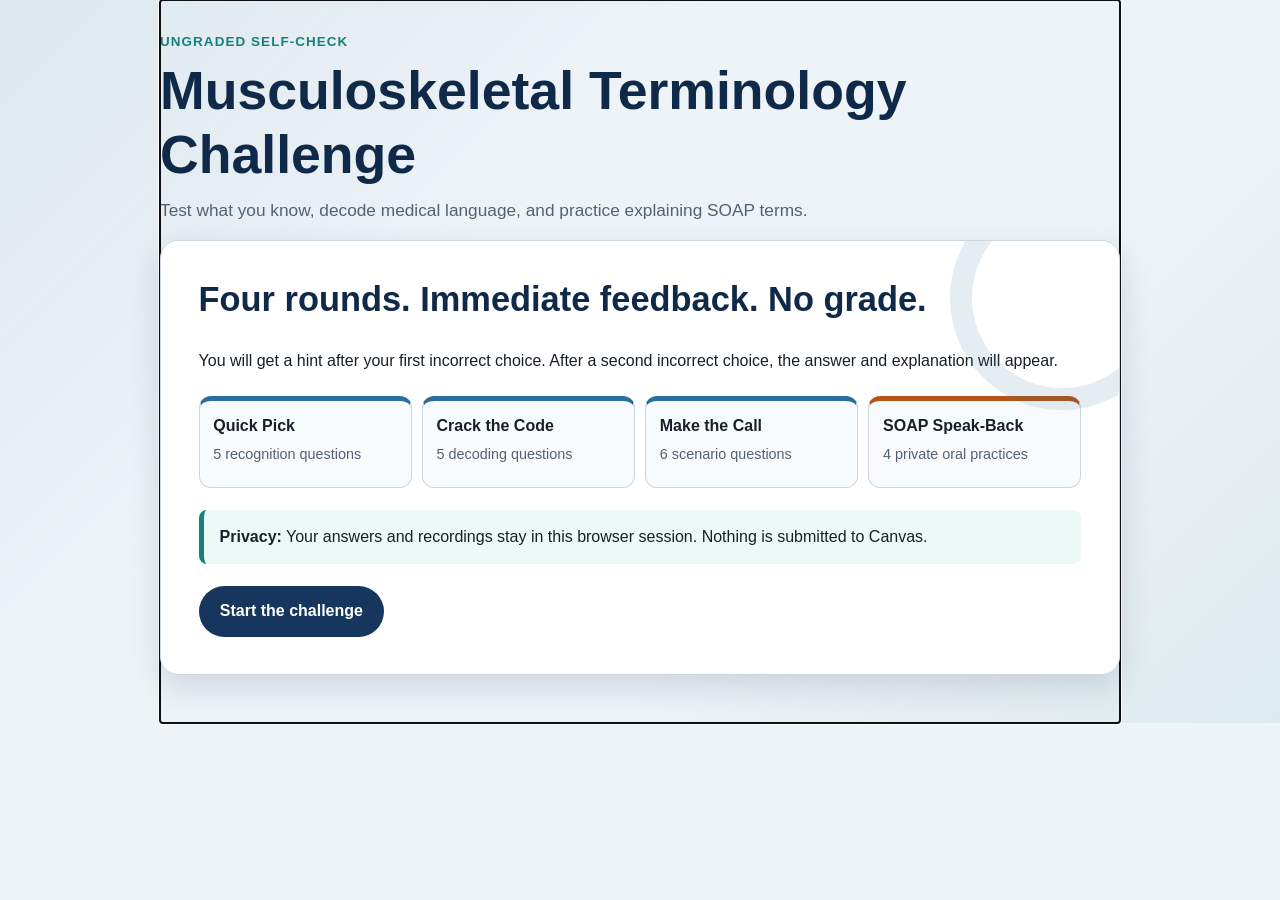
<file: index.html>
<!doctype html>
<html lang="en">
<head>
  <meta charset="utf-8">
  <meta name="viewport" content="width=device-width, initial-scale=1">
  <meta name="description" content="An ungraded musculoskeletal medical terminology self-check with immediate feedback and private oral practice.">
  <title>Musculoskeletal Terminology Challenge</title>
  <link rel="stylesheet" href="styles.css">
</head>
<body>
  <a class="skip-link" href="#app">Skip to the challenge</a>

  <main id="app" class="app-shell" tabindex="-1">
    <noscript>
      <section class="card">
        <h1>JavaScript is required</h1>
        <p>This challenge needs JavaScript to display questions and provide feedback.</p>
      </section>
    </noscript>
  </main>

  <script src="questions.js"></script>
  <script src="app.js"></script>
</body>
</html>
</file>
<file: styles.css>
:root {
  --navy: #17365d;
  --navy-dark: #0f2948;
  --blue: #286f9e;
  --teal: #14827a;
  --orange: #b55416;
  --paper: #ffffff;
  --page: #eef3f7;
  --ink: #17202a;
  --muted: #536273;
  --line: #cbd6df;
  --good-bg: #e7f6ef;
  --good-border: #21845a;
  --hint-bg: #fff6df;
  --hint-border: #9d6714;
  --reveal-bg: #fbeceb;
  --reveal-border: #a33a32;
  --focus: #ffbf47;
  --shadow: 0 12px 32px rgba(15, 41, 72, 0.14);
  --radius: 18px;
}

* {
  box-sizing: border-box;
}

html {
  background: var(--page);
  color: var(--ink);
  font-family: Arial, Helvetica, sans-serif;
  line-height: 1.55;
}

body {
  margin: 0;
  min-width: 320px;
  background:
    linear-gradient(135deg, rgba(40, 111, 158, 0.09), transparent 36%),
    linear-gradient(315deg, rgba(20, 130, 122, 0.08), transparent 34%),
    var(--page);
}

button,
input {
  font: inherit;
}

button {
  cursor: pointer;
}

button:focus-visible,
input:focus-visible,
audio:focus-visible,
a:focus-visible {
  outline: 4px solid var(--focus);
  outline-offset: 3px;
}

.skip-link {
  position: absolute;
  left: 1rem;
  top: -5rem;
  z-index: 100;
  padding: 0.75rem 1rem;
  background: var(--navy-dark);
  color: white;
  border-radius: 0.4rem;
}

.skip-link:focus {
  top: 1rem;
}

.app-shell {
  width: min(960px, calc(100% - 2rem));
  margin: 0 auto;
  padding: 2rem 0 3rem;
}

.challenge-header {
  margin-bottom: 1rem;
}

.eyebrow {
  margin: 0 0 0.3rem;
  color: var(--teal);
  font-size: 0.84rem;
  font-weight: 800;
  letter-spacing: 0.08em;
  text-transform: uppercase;
}

h1,
h2,
h3 {
  color: var(--navy-dark);
  line-height: 1.2;
}

h1 {
  margin: 0;
  font-size: clamp(2rem, 5vw, 3.35rem);
}

h2 {
  margin-top: 0;
  font-size: clamp(1.55rem, 3vw, 2.15rem);
}

h3 {
  font-size: 1.16rem;
}

.lede {
  max-width: 750px;
  margin: 0.7rem 0 0;
  color: var(--muted);
  font-size: 1.08rem;
}

.card {
  background: var(--paper);
  border: 1px solid var(--line);
  border-radius: var(--radius);
  box-shadow: var(--shadow);
  padding: clamp(1.25rem, 4vw, 2.35rem);
}

.hero-card {
  overflow: hidden;
  position: relative;
}

.hero-card::after {
  content: "";
  position: absolute;
  right: -55px;
  top: -55px;
  width: 180px;
  height: 180px;
  border: 22px solid rgba(40, 111, 158, 0.12);
  border-radius: 50%;
  pointer-events: none;
}

.challenge-map {
  display: grid;
  grid-template-columns: repeat(4, 1fr);
  gap: 0.65rem;
  margin: 1.4rem 0;
  padding: 0;
  list-style: none;
}

.challenge-map li {
  min-height: 92px;
  padding: 0.85rem;
  border: 1px solid var(--line);
  border-top: 5px solid var(--blue);
  border-radius: 12px;
  background: #f8fbfd;
}

.challenge-map li:last-child {
  border-top-color: var(--orange);
}

.challenge-map strong,
.challenge-map span {
  display: block;
}

.challenge-map span {
  margin-top: 0.25rem;
  color: var(--muted);
  font-size: 0.9rem;
}

.notice {
  padding: 0.9rem 1rem;
  border-left: 5px solid var(--teal);
  background: #edf9f7;
  border-radius: 8px;
}

.notice p {
  margin: 0;
}

.actions {
  display: flex;
  flex-wrap: wrap;
  gap: 0.75rem;
  align-items: center;
  margin-top: 1.4rem;
}

.btn {
  min-height: 46px;
  border: 2px solid transparent;
  border-radius: 999px;
  padding: 0.68rem 1.2rem;
  font-weight: 800;
  transition: transform 0.1s ease, box-shadow 0.1s ease, background 0.1s ease;
}

.btn:hover:not(:disabled) {
  transform: translateY(-1px);
  box-shadow: 0 6px 14px rgba(15, 41, 72, 0.16);
}

.btn:disabled {
  cursor: not-allowed;
  opacity: 0.55;
}

.btn-primary {
  color: white;
  background: var(--navy);
}

.btn-primary:hover:not(:disabled) {
  background: var(--navy-dark);
}

.btn-secondary {
  color: var(--navy-dark);
  background: white;
  border-color: var(--navy);
}

.btn-quiet {
  color: var(--navy-dark);
  background: #edf3f8;
  border-color: #b9c9d7;
}

.progress-wrap {
  margin-bottom: 1rem;
}

.progress-meta {
  display: flex;
  justify-content: space-between;
  gap: 1rem;
  margin-bottom: 0.35rem;
  color: var(--muted);
  font-size: 0.92rem;
  font-weight: 700;
}

.progress-track {
  height: 12px;
  overflow: hidden;
  border-radius: 999px;
  background: #dfe7ee;
}

.progress-bar {
  height: 100%;
  width: 0;
  background: linear-gradient(90deg, var(--blue), var(--teal));
  border-radius: inherit;
  transition: width 0.3s ease;
}

.round-badge {
  display: inline-flex;
  align-items: center;
  gap: 0.45rem;
  margin-bottom: 0.8rem;
  padding: 0.38rem 0.72rem;
  border-radius: 999px;
  background: #eaf2f8;
  color: var(--navy-dark);
  font-weight: 800;
}

.question-count {
  color: var(--muted);
  font-weight: 700;
}

.prompt {
  margin: 0.55rem 0 1.2rem;
  font-size: clamp(1.2rem, 2.5vw, 1.5rem);
  font-weight: 700;
}

.options {
  display: grid;
  gap: 0.75rem;
}

.option {
  width: 100%;
  min-height: 54px;
  padding: 0.9rem 1rem;
  border: 2px solid #b8c8d5;
  border-radius: 12px;
  background: white;
  color: var(--ink);
  text-align: left;
  font-weight: 700;
}

.option:hover:not(:disabled) {
  border-color: var(--blue);
  background: #f2f8fc;
}

.option.is-wrong {
  border-color: var(--reveal-border);
  background: var(--reveal-bg);
}

.option.is-correct {
  border-color: var(--good-border);
  background: var(--good-bg);
}

.feedback {
  margin-top: 1.1rem;
  padding: 1rem;
  border-left: 5px solid;
  border-radius: 9px;
}

.feedback h3 {
  margin: 0 0 0.3rem;
  font-size: 1.05rem;
}

.feedback p {
  margin: 0;
}

.feedback-hint {
  border-color: var(--hint-border);
  background: var(--hint-bg);
}

.feedback-correct {
  border-color: var(--good-border);
  background: var(--good-bg);
}

.feedback-reveal {
  border-color: var(--reveal-border);
  background: var(--reveal-bg);
}

.round-intro {
  text-align: center;
  padding-block: clamp(2rem, 7vw, 4.2rem);
}

.round-number {
  display: inline-grid;
  place-items: center;
  width: 76px;
  height: 76px;
  margin-bottom: 1rem;
  border-radius: 50%;
  background: var(--navy);
  color: white;
  font-size: 2rem;
  font-weight: 900;
}

.round-intro p {
  max-width: 650px;
  margin-inline: auto;
  color: var(--muted);
}

.term-card {
  margin: 1rem 0;
  padding: 1rem;
  border: 1px solid var(--line);
  border-radius: 12px;
  background: #f8fbfd;
}

.term-card p {
  margin: 0.5rem 0;
}

.term-name {
  color: var(--orange);
  font-size: 1.45rem;
  font-weight: 900;
}

.audio-block,
.recorder-block,
.model-block,
.rubric-block {
  margin-top: 1.2rem;
  padding-top: 1.2rem;
  border-top: 1px solid var(--line);
}

.audio-block h3,
.recorder-block h3,
.model-block h3,
.rubric-block h3 {
  margin-top: 0;
}

audio {
  width: min(100%, 520px);
}

.status {
  margin-top: 0.65rem;
  color: var(--muted);
}

.status[role="alert"] {
  color: #7f2e28;
  font-weight: 700;
}

.privacy-note {
  color: var(--muted);
  font-size: 0.92rem;
}

.model-answer {
  padding: 1rem;
  border-left: 5px solid var(--blue);
  border-radius: 8px;
  background: #edf5fa;
}

.checklist {
  display: grid;
  gap: 0.7rem;
  margin: 0;
  padding: 0;
  border: 0;
}

.check-row {
  display: flex;
  gap: 0.7rem;
  align-items: flex-start;
  padding: 0.75rem;
  border: 1px solid var(--line);
  border-radius: 10px;
  background: white;
}

.check-row input {
  width: 1.2rem;
  height: 1.2rem;
  margin-top: 0.15rem;
  flex: 0 0 auto;
}

.self-result {
  margin-top: 0.9rem;
  padding: 0.85rem 1rem;
  border-radius: 8px;
  background: #f3f6f8;
}

.summary-grid {
  display: grid;
  grid-template-columns: repeat(3, 1fr);
  gap: 0.85rem;
  margin: 1.2rem 0;
}

.summary-card {
  padding: 1rem;
  border: 1px solid var(--line);
  border-radius: 12px;
  background: #f8fbfd;
}

.summary-card strong,
.summary-card span {
  display: block;
}

.summary-card strong {
  color: var(--navy-dark);
  font-size: 1.15rem;
}

.summary-card span {
  color: var(--muted);
}

.big-score {
  margin: 0.6rem 0;
  color: var(--navy-dark);
  font-size: clamp(2.1rem, 7vw, 4.2rem);
  font-weight: 900;
  line-height: 1;
}

.small-print {
  color: var(--muted);
  font-size: 0.9rem;
}

@media (max-width: 760px) {
  .challenge-map,
  .summary-grid {
    grid-template-columns: 1fr;
  }

  .app-shell {
    width: min(100% - 1rem, 960px);
    padding-top: 0.5rem;
  }

  .card {
    border-radius: 12px;
  }

  .actions .btn {
    width: 100%;
  }

  .progress-meta {
    align-items: flex-start;
    flex-direction: column;
    gap: 0.15rem;
  }
}

@media (prefers-reduced-motion: reduce) {
  *,
  *::before,
  *::after {
    scroll-behavior: auto !important;
    transition: none !important;
  }
}
</file>
